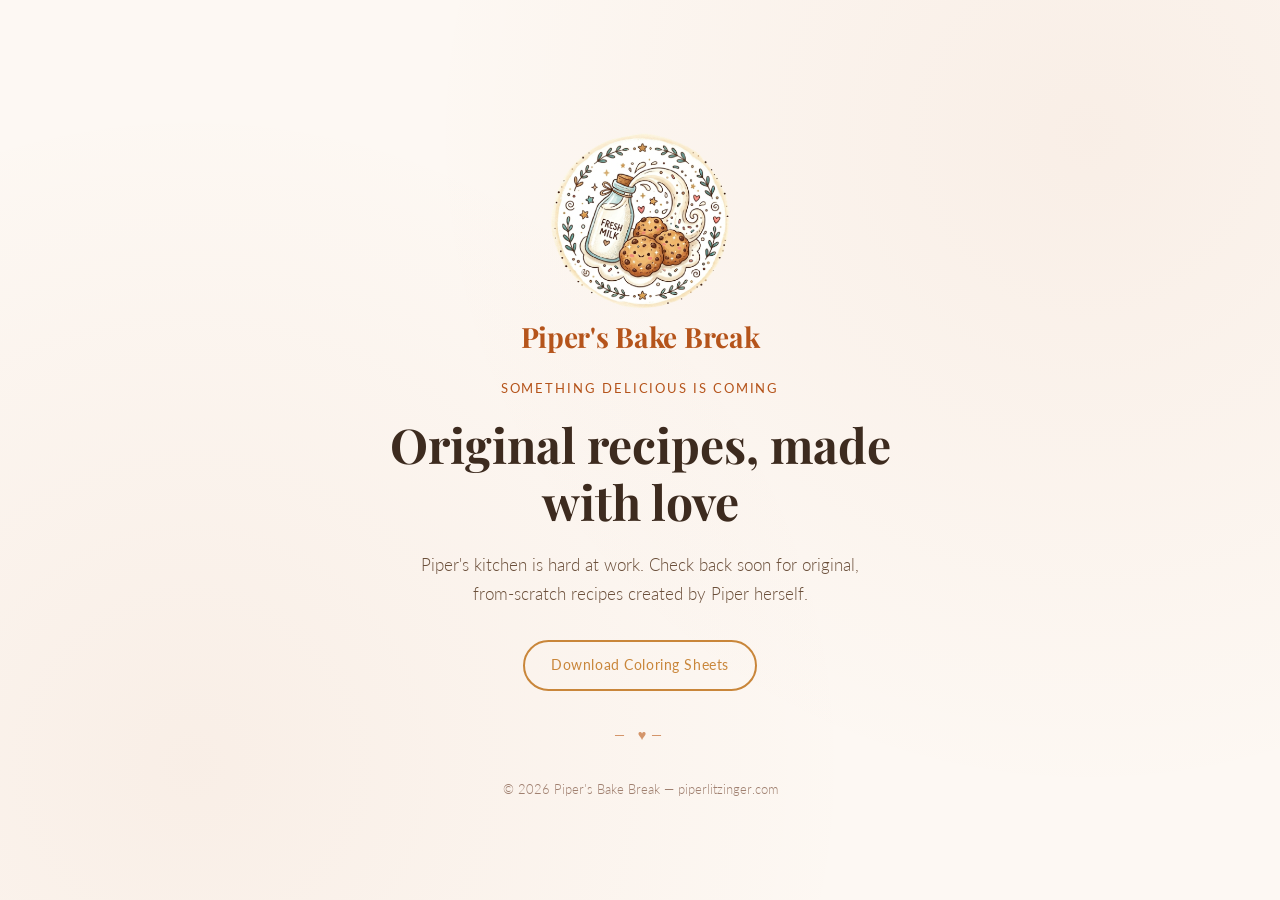
<file: index.html>
<!DOCTYPE html>
<html lang="en">
<head>
  <meta charset="UTF-8">
  <meta name="viewport" content="width=device-width, initial-scale=1.0">

  <!-- Primary SEO -->
  <title>Piper's Bake Break — Original Recipes by Piper</title>
  <meta name="description" content="Piper's Bake Break features original, from-scratch recipes created by Piper herself. Coming soon to piperlitzinger.com.">
  <link rel="canonical" href="https://piperlitzinger.com/">

  <!-- Favicon -->
  <link rel="icon" type="image/png" sizes="512x512" href="images/favicon.png">
  <link rel="apple-touch-icon" href="images/favicon.png">

  <!-- Open Graph (Facebook, iMessage, Slack previews) -->
  <meta property="og:type" content="website">
  <meta property="og:url" content="https://piperlitzinger.com/">
  <meta property="og:title" content="Piper's Bake Break — Original Recipes by Piper">
  <meta property="og:description" content="Original, from-scratch recipes created by Piper herself. Coming soon!">
  <meta property="og:image" content="https://piperlitzinger.com/images/logo.png">
  <meta property="og:site_name" content="Piper's Bake Break">

  <!-- Twitter Card -->
  <meta name="twitter:card" content="summary_large_image">
  <meta name="twitter:title" content="Piper's Bake Break — Original Recipes by Piper">
  <meta name="twitter:description" content="Original, from-scratch recipes created by Piper herself. Coming soon!">
  <meta name="twitter:image" content="https://piperlitzinger.com/images/logo.png">

  <link rel="stylesheet" href="css/style.css">
  <link rel="preconnect" href="https://fonts.googleapis.com">
  <link rel="preconnect" href="https://fonts.gstatic.com" crossorigin>
  <link href="https://fonts.googleapis.com/css2?family=Playfair+Display:ital,wght@0,400;0,700;1,400&family=Lato:wght@300;400&display=swap" rel="stylesheet">
</head>
<body class="coming-soon">

  <div class="coming-soon__container">

    <header class="site-header">
      <div class="site-logo">
        <img src="images/logo.png" alt="Piper's Bake Break logo" class="site-logo__image">
        <h1 class="site-logo__title">Piper's Bake Break</h1>
      </div>
    </header>

    <main class="coming-soon__content">
      <p class="coming-soon__eyebrow">Something delicious is coming</p>
      <h2 class="coming-soon__headline">Original recipes, made with love</h2>
      <p class="coming-soon__body">
        Piper's kitchen is hard at work. Check back soon for original,
        from-scratch recipes created by Piper herself.
      </p>
      <a href="downloads.html" class="btn btn--outline">Download Coloring Sheets</a>
    </main>

    <footer class="site-footer">
      <p>&copy; <span id="year"></span> Piper's Bake Break &mdash; piperlitzinger.com</p>
    </footer>

  </div>

  <script>
    document.getElementById('year').textContent = new Date().getFullYear();
  </script>

</body>
</html>
</file>
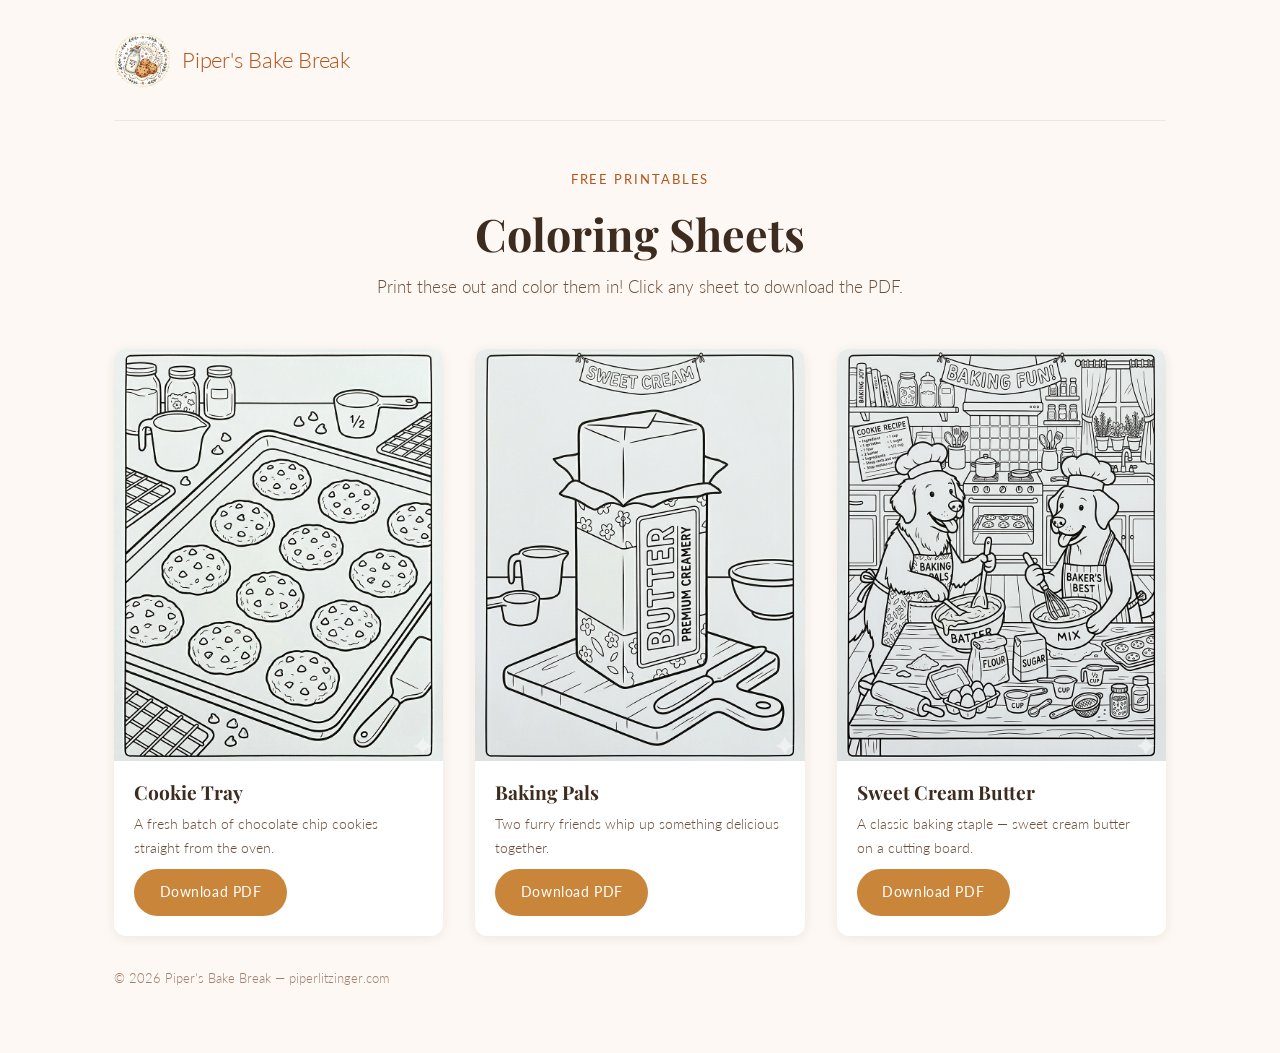
<file: downloads.html>
<!DOCTYPE html>
<html lang="en">
<head>
  <meta charset="UTF-8">
  <meta name="viewport" content="width=device-width, initial-scale=1.0">
  <title>Free Coloring Sheets — Piper's Bake Break</title>
  <meta name="description" content="Download free baking-themed coloring sheets from Piper's Bake Break. Print and color at home!">
  <link rel="canonical" href="https://piperlitzinger.com/downloads.html">
  <link rel="icon" type="image/png" sizes="512x512" href="images/favicon.png">
  <link rel="apple-touch-icon" href="images/favicon.png">
  <link rel="stylesheet" href="css/style.css">
  <link rel="preconnect" href="https://fonts.googleapis.com">
  <link rel="preconnect" href="https://fonts.gstatic.com" crossorigin>
  <link href="https://fonts.googleapis.com/css2?family=Playfair+Display:ital,wght@0,400;0,700;1,400&family=Lato:wght@300;400&display=swap" rel="stylesheet">
</head>
<body class="downloads-page">

  <div class="page-container">

    <header class="site-header">
      <a href="index.html" class="site-logo">
        <img src="images/logo.png" alt="Piper's Bake Break logo" class="site-logo__image">
        <span class="site-logo__title">Piper's Bake Break</span>
      </a>
    </header>

    <main>
      <div class="page-hero">
        <p class="coming-soon__eyebrow">Free Printables</p>
        <h1 class="page-hero__title">Coloring Sheets</h1>
        <p class="page-hero__body">Print these out and color them in! Click any sheet to download the PDF.</p>
      </div>

      <div class="coloring-grid">

        <div class="coloring-card">
          <a href="downloads/coloring-sheet-cookies.pdf" download target="_blank" rel="noopener noreferrer" class="coloring-card__preview-link" aria-label="Download Cookie Tray coloring sheet">
            <img src="images/preview-coloring-cookies.png" alt="Coloring sheet showing a tray of chocolate chip cookies fresh from the oven" class="coloring-card__image">
            <div class="coloring-card__overlay">
              <span class="coloring-card__download-icon">&#8681;</span>
              <span>Download PDF</span>
            </div>
          </a>
          <div class="coloring-card__body">
            <h2 class="coloring-card__title">Cookie Tray</h2>
            <p class="coloring-card__desc">A fresh batch of chocolate chip cookies straight from the oven.</p>
            <a href="downloads/coloring-sheet-cookies.pdf" download target="_blank" rel="noopener noreferrer" class="btn">Download PDF</a>
          </div>
        </div>

        <div class="coloring-card">
          <a href="downloads/coloring-sheet-baking-pals.pdf" download target="_blank" rel="noopener noreferrer" class="coloring-card__preview-link" aria-label="Download Baking Pals coloring sheet">
            <img src="images/preview-coloring-baking-pals.png" alt="Coloring sheet showing two dogs in chef hats baking together in a kitchen" class="coloring-card__image">
            <div class="coloring-card__overlay">
              <span class="coloring-card__download-icon">&#8681;</span>
              <span>Download PDF</span>
            </div>
          </a>
          <div class="coloring-card__body">
            <h2 class="coloring-card__title">Baking Pals</h2>
            <p class="coloring-card__desc">Two furry friends whip up something delicious together.</p>
            <a href="downloads/coloring-sheet-baking-pals.pdf" download target="_blank" rel="noopener noreferrer" class="btn">Download PDF</a>
          </div>
        </div>

        <div class="coloring-card">
          <a href="downloads/coloring-sheet-butter.pdf" download target="_blank" rel="noopener noreferrer" class="coloring-card__preview-link" aria-label="Download Sweet Cream Butter coloring sheet">
            <img src="images/preview-coloring-butter.png" alt="Coloring sheet showing a block of sweet cream butter on a cutting board" class="coloring-card__image">
            <div class="coloring-card__overlay">
              <span class="coloring-card__download-icon">&#8681;</span>
              <span>Download PDF</span>
            </div>
          </a>
          <div class="coloring-card__body">
            <h2 class="coloring-card__title">Sweet Cream Butter</h2>
            <p class="coloring-card__desc">A classic baking staple — sweet cream butter on a cutting board.</p>
            <a href="downloads/coloring-sheet-butter.pdf" download target="_blank" rel="noopener noreferrer" class="btn">Download PDF</a>
          </div>
        </div>

      </div>
    </main>

    <footer class="site-footer">
      <p>&copy; <span id="year"></span> Piper's Bake Break &mdash; piperlitzinger.com</p>
    </footer>

  </div>

  <script>
    document.getElementById('year').textContent = new Date().getFullYear();
  </script>

</body>
</html>
</file>
<file: css/style.css>
/* ============================================================
   Piper's Bake Break — Main Stylesheet
   ============================================================ */

/* --- Reset & Base ----------------------------------------- */
*, *::before, *::after {
  box-sizing: border-box;
  margin: 0;
  padding: 0;
}

html {
  font-size: 16px;
}

body {
  font-family: 'Lato', sans-serif;
  font-weight: 300;
  color: #3d2b1f;
  background-color: #fdf8f3;
  line-height: 1.7;
}

/* --- Typography ------------------------------------------- */
h1, h2, h3 {
  font-family: 'Playfair Display', serif;
  font-weight: 700;
  line-height: 1.2;
}

/* --- Site Header ------------------------------------------ */
.site-header {
  padding: 2rem 0 1.5rem;
}

.site-logo {
  display: flex;
  flex-direction: column;
  align-items: center;
  justify-content: center;
  gap: 0.6rem;
}

.site-logo__image {
  width: 180px;
  height: 180px;
  object-fit: contain;
}

.site-logo__title {
  font-size: 1.75rem;
  color: #b5541b;
  letter-spacing: -0.01em;
}

/* --- Site Footer ------------------------------------------ */
.site-footer {
  padding: 2rem 0 0;
  font-size: 0.8rem;
  color: #a08070;
}

/* ============================================================
   Coming Soon Page
   ============================================================ */
body.coming-soon {
  min-height: 100vh;
  display: flex;
  align-items: center;
  justify-content: center;
  background-color: #fdf8f3;
  background-image:
    radial-gradient(circle at 15% 85%, rgba(181, 84, 27, 0.06) 0%, transparent 50%),
    radial-gradient(circle at 85% 15%, rgba(181, 84, 27, 0.06) 0%, transparent 50%);
}

.coming-soon__container {
  max-width: 640px;
  width: 90%;
  text-align: center;
  padding: 2rem;
}

.coming-soon__eyebrow {
  font-size: 0.8rem;
  font-weight: 400;
  letter-spacing: 0.15em;
  text-transform: uppercase;
  color: #b5541b;
  margin-bottom: 1rem;
}

.coming-soon__headline {
  font-size: clamp(2rem, 5vw, 3rem);
  color: #3d2b1f;
  margin-bottom: 1.25rem;
}

.coming-soon__body {
  font-size: 1.05rem;
  color: #6b4f3a;
  max-width: 480px;
  margin: 0 auto 2rem;
}

/* Decorative divider */
.coming-soon__content::after {
  content: '— \2665 —';
  display: block;
  margin-top: 2rem;
  color: #d4956a;
  font-size: 0.9rem;
  letter-spacing: 0.3em;
}

/* --- Buttons ---------------------------------------------- */
.btn {
  display: inline-block;
  padding: 0.7rem 1.6rem;
  border-radius: 50px;
  background-color: #c9863a;
  color: #fff;
  font-family: 'Lato', sans-serif;
  font-size: 0.9rem;
  font-weight: 400;
  letter-spacing: 0.04em;
  text-decoration: none;
  transition: background-color 0.2s ease, transform 0.2s ease;
}

.btn:hover {
  background-color: #ad6e27;
  transform: translateY(-2px);
}

.btn--outline {
  background-color: transparent;
  border: 2px solid #c9863a;
  color: #c9863a;
}

.btn--outline:hover {
  background-color: #c9863a;
  color: #fff;
}

/* ============================================================
   Downloads Page
   ============================================================ */
.downloads-page {
  background-color: #fdf8f3;
}

.page-container {
  max-width: 1100px;
  margin: 0 auto;
  padding: 0 1.5rem 4rem;
}

.downloads-page .site-header {
  padding: 2rem 0;
  border-bottom: 1px solid #f0e6db;
  margin-bottom: 3rem;
}

.downloads-page .site-logo {
  flex-direction: row;
  justify-content: flex-start;
  gap: 0.75rem;
  text-decoration: none;
}

.downloads-page .site-logo__image {
  width: 56px;
  height: 56px;
}

.downloads-page .site-logo__title {
  font-size: 1.4rem;
}

.page-hero {
  text-align: center;
  margin-bottom: 3rem;
}

.page-hero__title {
  font-size: clamp(2rem, 5vw, 2.8rem);
  color: #3d2b1f;
  margin-bottom: 0.75rem;
}

.page-hero__body {
  font-size: 1.05rem;
  color: #6b4f3a;
}

.coloring-grid {
  display: grid;
  grid-template-columns: repeat(3, 1fr);
  gap: 2rem;
}

@media (max-width: 768px) {
  .coloring-grid {
    grid-template-columns: 1fr;
  }
}

.coloring-card {
  background: #fff;
  border-radius: 12px;
  overflow: hidden;
  box-shadow: 0 2px 12px rgba(61, 43, 31, 0.08);
}

.coloring-card__preview-link {
  display: block;
  position: relative;
  overflow: hidden;
}

.coloring-card__image {
  width: 100%;
  aspect-ratio: 4 / 5;
  object-fit: cover;
  display: block;
  transition: transform 0.3s ease;
}

.coloring-card__overlay {
  position: absolute;
  inset: 0;
  background: rgba(181, 84, 27, 0.75);
  color: #fff;
  display: flex;
  flex-direction: column;
  align-items: center;
  justify-content: center;
  gap: 0.4rem;
  font-size: 1rem;
  letter-spacing: 0.05em;
  opacity: 0;
  transition: opacity 0.2s ease;
}

.coloring-card__download-icon {
  font-size: 2rem;
}

.coloring-card__preview-link:hover .coloring-card__overlay {
  opacity: 1;
}

.coloring-card__preview-link:hover .coloring-card__image {
  transform: scale(1.03);
}

.coloring-card__body {
  padding: 1.25rem;
  display: flex;
  flex-direction: column;
  align-items: flex-start;
  gap: 0.5rem;
}

.coloring-card__title {
  font-size: 1.2rem;
  color: #3d2b1f;
}

.coloring-card__desc {
  font-size: 0.9rem;
  color: #6b4f3a;
  flex: 1;
}

/* ============================================================
   Recipe Index Page (future home page)
   ============================================================ */
.recipe-grid {
  display: grid;
  grid-template-columns: repeat(auto-fill, minmax(280px, 1fr));
  gap: 2rem;
  padding: 2rem 0;
}

.recipe-card {
  background: #fff;
  border-radius: 12px;
  overflow: hidden;
  box-shadow: 0 2px 12px rgba(61, 43, 31, 0.08);
  transition: transform 0.2s ease, box-shadow 0.2s ease;
  text-decoration: none;
  color: inherit;
  display: block;
}

.recipe-card:hover {
  transform: translateY(-4px);
  box-shadow: 0 6px 24px rgba(61, 43, 31, 0.14);
}

.recipe-card__image {
  width: 100%;
  aspect-ratio: 4 / 3;
  object-fit: cover;
  background-color: #f0e6db;
}

.recipe-card__body {
  padding: 1.25rem;
}

.recipe-card__tag {
  font-size: 0.7rem;
  font-weight: 400;
  letter-spacing: 0.12em;
  text-transform: uppercase;
  color: #b5541b;
  margin-bottom: 0.4rem;
}

.recipe-card__title {
  font-size: 1.2rem;
  margin-bottom: 0.5rem;
}

.recipe-card__description {
  font-size: 0.9rem;
  color: #6b4f3a;
}

/* ============================================================
   Recipe Detail Page (future)
   ============================================================ */
.recipe-detail {
  max-width: 760px;
  margin: 0 auto;
  padding: 2rem 1.5rem 4rem;
}

.recipe-detail__header {
  margin-bottom: 2rem;
}

.recipe-detail__tag {
  font-size: 0.75rem;
  letter-spacing: 0.12em;
  text-transform: uppercase;
  color: #b5541b;
  margin-bottom: 0.5rem;
}

.recipe-detail__title {
  font-size: clamp(1.8rem, 4vw, 2.5rem);
  margin-bottom: 0.75rem;
}

.recipe-detail__meta {
  font-size: 0.85rem;
  color: #a08070;
}

.recipe-detail__image {
  width: 100%;
  aspect-ratio: 16 / 9;
  object-fit: cover;
  border-radius: 12px;
  margin-bottom: 2rem;
  background-color: #f0e6db;
}

.recipe-detail__intro {
  font-size: 1.05rem;
  color: #6b4f3a;
  margin-bottom: 2rem;
}

.recipe-section {
  margin-bottom: 2rem;
}

.recipe-section__title {
  font-size: 1.3rem;
  border-bottom: 2px solid #f0e6db;
  padding-bottom: 0.4rem;
  margin-bottom: 1rem;
}

.ingredients-list {
  list-style: none;
  padding: 0;
}

.ingredients-list li {
  padding: 0.4rem 0;
  border-bottom: 1px solid #f5ede6;
  font-size: 0.95rem;
}

.steps-list {
  list-style: none;
  padding: 0;
  counter-reset: steps;
}

.steps-list li {
  counter-increment: steps;
  display: flex;
  gap: 1rem;
  margin-bottom: 1.25rem;
  font-size: 0.95rem;
}

.steps-list li::before {
  content: counter(steps);
  flex-shrink: 0;
  width: 2rem;
  height: 2rem;
  border-radius: 50%;
  background-color: #b5541b;
  color: #fff;
  font-family: 'Playfair Display', serif;
  font-size: 0.9rem;
  display: flex;
  align-items: center;
  justify-content: center;
}
</file>
